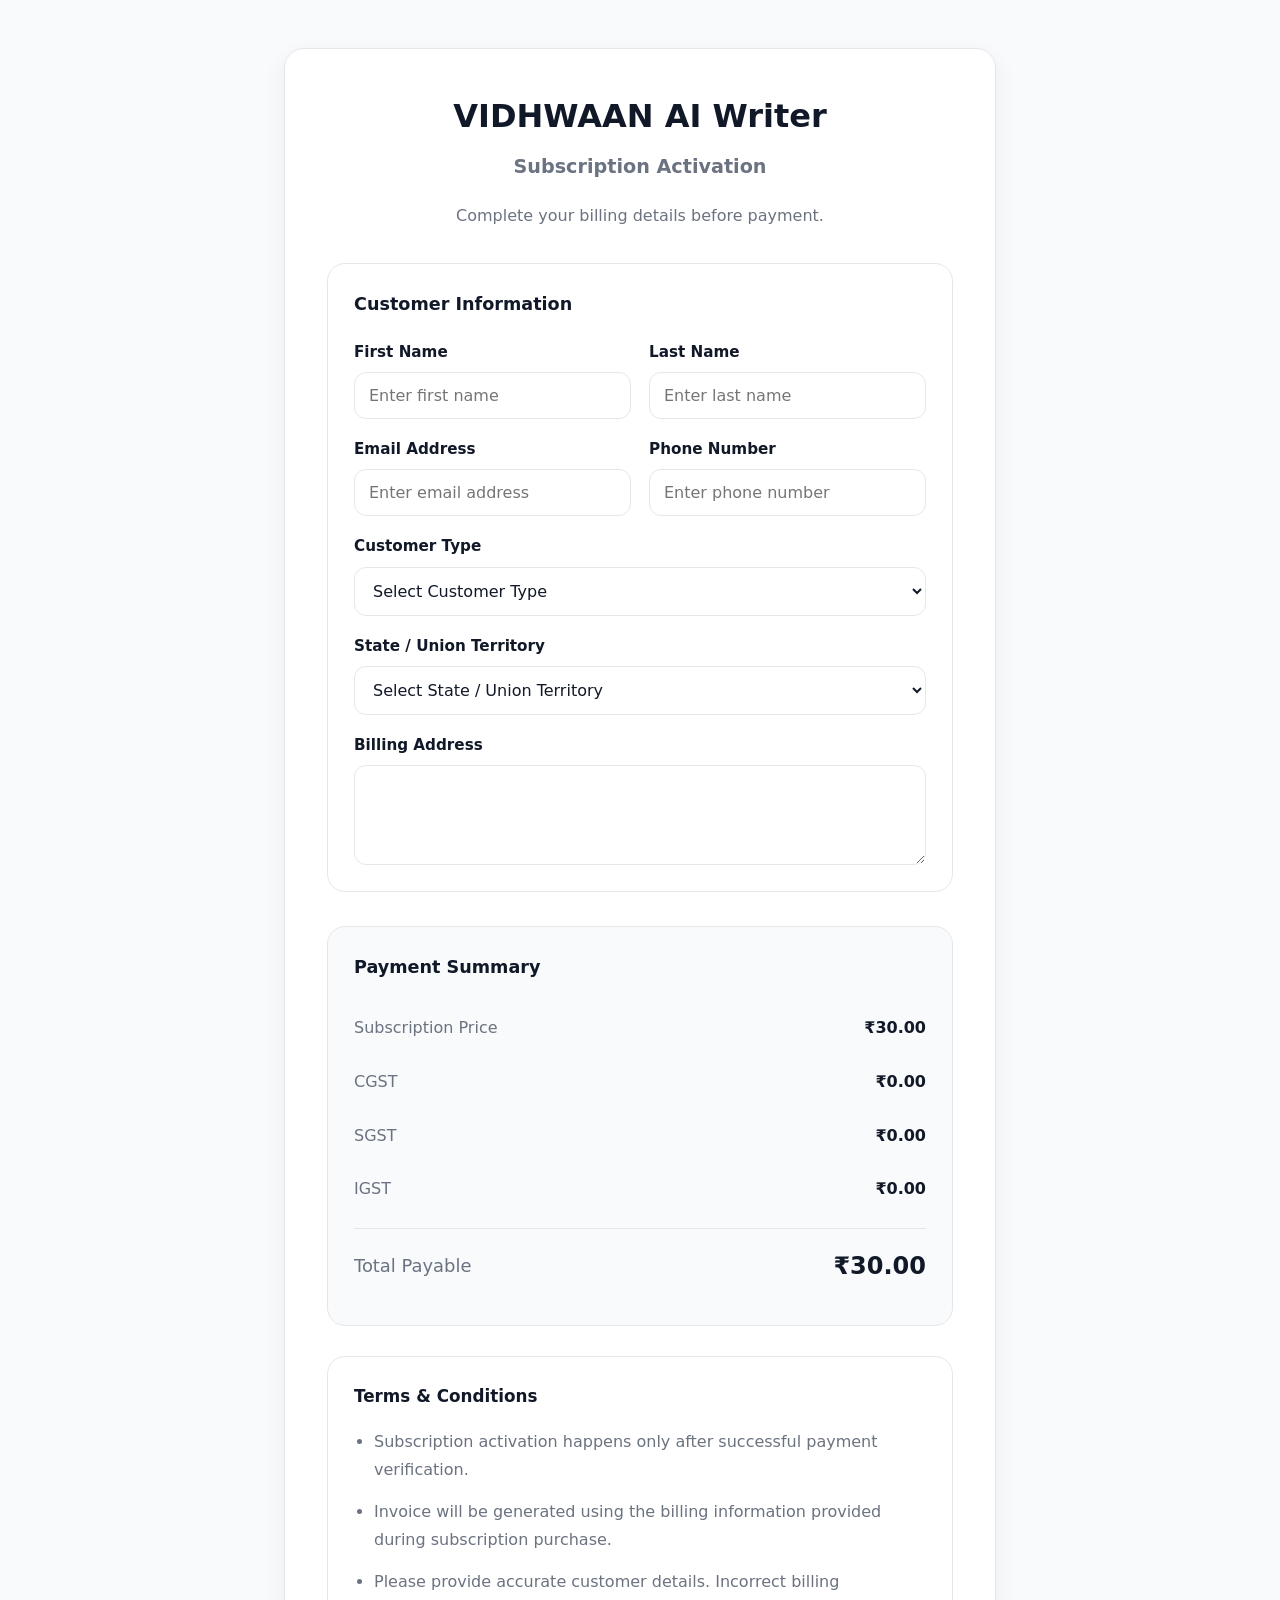
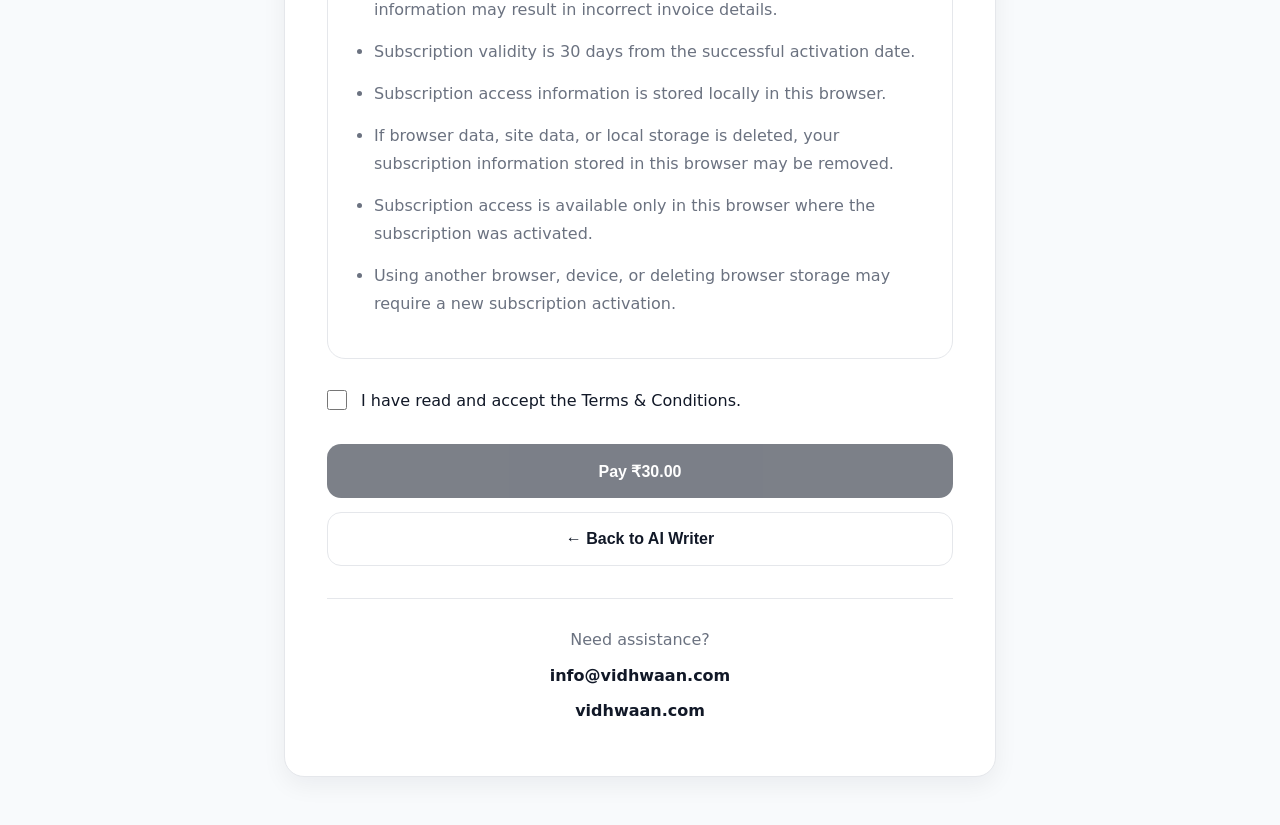
<file: payment/index.html>
<!DOCTYPE html>
<html lang="en">

<head>

<meta charset="UTF-8">

<meta
name="viewport"
content="width=device-width, initial-scale=1.0">

<title>
VIDHWAAN AI Writer - Subscription
</title>


<link
rel="stylesheet"
href="payment.css">


</head>


<body>


<main class="payment-container">


<section class="payment-card">



<h1>

VIDHWAAN AI Writer

</h1>



<h2>

Subscription Activation

</h2>



<p class="description">

Complete your billing details before payment.

</p>





<!-- =====================================================
     CUSTOMER INFORMATION
     ===================================================== -->


<div class="customer-box">


<h3>

Customer Information

</h3>



<div class="customer-grid">





<div class="customer-field">

<label for="firstName">

First Name

</label>


<input

id="firstName"

type="text"

placeholder="Enter first name"

autocomplete="given-name">

</div>





<div class="customer-field">

<label for="lastName">

Last Name

</label>


<input

id="lastName"

type="text"

placeholder="Enter last name"

autocomplete="family-name">

</div>





<div class="customer-field">

<label for="email">

Email Address

</label>


<input

id="email"

type="email"

placeholder="Enter email address"

autocomplete="email">

</div>





<div class="customer-field">

<label for="phone">

Phone Number

</label>


<input

id="phone"

type="tel"

placeholder="Enter phone number"

autocomplete="tel">

</div>







<div class="customer-field full">


<label for="customerType">

Customer Type

</label>



<select id="customerType">


<option value="">

Select Customer Type

</option>


<option value="individual">

Individual

</option>


<option value="company">

Company

</option>


</select>



</div>






<div

id="companySection"

class="customer-field full"

hidden>



<label for="companyName">

Company Name

</label>



<input

id="companyName"

type="text"

placeholder="Enter company name"

autocomplete="organization">





<label for="gstin">

GSTIN (Optional)

</label>



<input

id="gstin"

type="text"

placeholder="Enter GSTIN"

autocomplete="off">



</div>






<div class="customer-field full">


<label for="state">

State / Union Territory

</label>



<select id="state">


<option value="">

Select State / Union Territory

</option>


<option>
Andaman and Nicobar Islands
</option>


<option>
Andhra Pradesh
</option>


<option>
Arunachal Pradesh
</option>


<option>
Assam
</option>


<option>
Bihar
</option>


<option>
Chandigarh
</option>


<option>
Chhattisgarh
</option>


<option>
Dadra and Nagar Haveli and Daman and Diu
</option>


<option>
Delhi
</option>


<option>
Goa
</option>


<option>
Gujarat
</option>


<option>
Haryana
</option>


<option>
Himachal Pradesh
</option>


<option>
Jammu and Kashmir
</option>


<option>
Jharkhand
</option>


<option>
Karnataka
</option>


<option>
Kerala
</option>


<option>
Ladakh
</option>


<option>
Lakshadweep
</option>


<option>
Madhya Pradesh
</option>


<option>
Maharashtra
</option>


<option>
Manipur
</option>


<option>
Meghalaya
</option>


<option>
Mizoram
</option>


<option>
Nagaland
</option>


<option>
Odisha
</option>


<option>
Puducherry
</option>


<option>
Punjab
</option>


<option>
Rajasthan
</option>


<option>
Sikkim
</option>


<option>
Tamil Nadu
</option>


<option>
Telangana
</option>


<option>
Tripura
</option>


<option>
Uttar Pradesh
</option>


<option>
Uttarakhand
</option>


<option>
West Bengal
</option>


</select>


</div>

<!-- =====================================================
     BILLING ADDRESS
     ===================================================== -->


<div class="customer-field full">


<label for="address">

Billing Address

</label>



<textarea

id="address"

rows="3"

placeholder="Enter billing address"

autocomplete="street-address">

</textarea>



</div>



</div>


</div>








<!-- =====================================================
     PAYMENT SUMMARY
     ===================================================== -->


<div class="price-box">


<h3>

Payment Summary

</h3>




<div class="price-row">


<span>

Subscription Price

</span>


<strong id="baseAmount">

₹30.00

</strong>


</div>





<div class="price-row">


<span>

CGST

</span>


<strong id="cgstAmount">

₹0.00

</strong>


</div>





<div class="price-row">


<span>

SGST

</span>


<strong id="sgstAmount">

₹0.00

</strong>


</div>





<div class="price-row">


<span>

IGST

</span>


<strong id="igstAmount">

₹0.00

</strong>


</div>






<div class="price-row total">


<span>

Total Payable

</span>


<strong id="totalAmount">

₹30.00

</strong>


</div>


</div>









<!-- =====================================================
     TERMS
     ===================================================== -->


<div class="terms-box">


<h3>

Terms & Conditions

</h3>



<ul>


<li>

Subscription activation happens only after successful payment verification.

</li>



<li>

Invoice will be generated using the billing information provided during subscription purchase.

</li>



<li>

Please provide accurate customer details. Incorrect billing information may result in incorrect invoice details.

</li>



<li>

Subscription validity is 30 days from the successful activation date.

</li>



<li>

Subscription access information is stored locally in this browser.

</li>



<li>

If browser data, site data, or local storage is deleted, your subscription information stored in this browser may be removed.

</li>



<li>

Subscription access is available only in this browser where the subscription was activated.

</li>



<li>

Using another browser, device, or deleting browser storage may require a new subscription activation.

</li>


</ul>


</div>







<label class="accept-box">


<input

id="acceptTerms"

type="checkbox">



<span>

I have read and accept the Terms & Conditions.

</span>


</label>







<button

id="payButton"

disabled>


Pay ₹30.00


</button>







<button

id="backButton"

class="back-button"

type="button">


← Back to AI Writer


</button>








<div class="support">


<p>

Need assistance?

</p>



<p>

<a href="mailto:info@vidhwaan.com">

info@vidhwaan.com

</a>

</p>




<p>

<a

href="https://vidhwaan.com"

target="_blank"

rel="noopener">


vidhwaan.com


</a>

</p>



</div>







</section>


</main>







<script src="../config.js"></script>


<script src="https://checkout.razorpay.com/v1/checkout.js"></script>




<script

type="module"

src="payment.js">

</script>





</body>


</html>
</file>
<file: payment/payment.css>
/* ==========================================================================
   VIDHWAAN AI Writer
   Payment Page
   Version 3.0
   Global Production Design
   ========================================================================== */


/* ==========================================================================
   RESET
   ========================================================================== */


*,
*::before,
*::after{

    margin:0;
    padding:0;
    box-sizing:border-box;

}



html{

    font-size:16px;

    -webkit-text-size-adjust:100%;

    scroll-behavior:smooth;

}



body{

    min-height:100vh;

    background:#f8fafc;

    color:#111827;

    font-family:

        system-ui,

        -apple-system,

        BlinkMacSystemFont,

        "Segoe UI",

        Roboto,

        Arial,

        sans-serif;


    line-height:1.6;

    -webkit-font-smoothing:antialiased;

}





/* ==========================================================================
   DESIGN TOKENS
   ========================================================================== */


:root{


    --vw-bg:#f8fafc;


    --vw-surface:#ffffff;


    --vw-border:#e5e7eb;


    --vw-text:#111827;


    --vw-text-soft:#6b7280;


    --vw-primary:#111827;


    --vw-primary-hover:#1f2937;


    --vw-radius:20px;


    --vw-shadow:

    0 8px 24px rgba(15,23,42,.06);


}







/* ==========================================================================
   LAYOUT
   ========================================================================== */


.payment-container{


    width:min(100%,760px);


    margin:auto;


    padding:48px 24px;


}




.payment-card{


    background:var(--vw-surface);


    border:1px solid var(--vw-border);


    border-radius:var(--vw-radius);


    box-shadow:var(--vw-shadow);


    padding:42px;


}








/* ==========================================================================
   HEADER
   ========================================================================== */


h1{


    font-size:2rem;


    font-weight:700;


    text-align:center;


    color:var(--vw-text);


    margin-bottom:10px;


}



h2{


    font-size:1.2rem;


    font-weight:600;


    text-align:center;


    color:var(--vw-text-soft);


    margin-bottom:20px;


}




.description{


    text-align:center;


    color:var(--vw-text-soft);


    font-size:1rem;


    max-width:520px;


    margin:auto;


}







/* ==========================================================================
   CUSTOMER INFORMATION
   ========================================================================== */



.customer-box{


    margin-top:34px;


    margin-bottom:30px;


    background:#ffffff;


    border:1px solid var(--vw-border);


    border-radius:18px;


    padding:26px;


}




.customer-box h3{


    font-size:1.1rem;


    font-weight:700;


    margin-bottom:22px;


}





.customer-grid{


    display:grid;


    grid-template-columns:repeat(2,1fr);


    gap:18px;


}




.customer-field{

    display:flex;

    flex-direction:column;

    gap:8px;

}


.customer-field[hidden]{

    display:none;

}





.customer-field.full{


    grid-column:1/-1;


}





.customer-field label{


    font-size:.95rem;


    font-weight:600;


    color:var(--vw-text);


}





.customer-field input,
.customer-field select,
.customer-field textarea{


    width:100%;


    border:1px solid var(--vw-border);


    border-radius:12px;


    padding:13px 14px;


    font-size:16px;


    font-family:inherit;


    color:var(--vw-text);


    background:#ffffff;


    transition:


    border-color .18s ease,

    box-shadow .18s ease;


}





.customer-field textarea{


    resize:vertical;


    min-height:100px;


}





.customer-field input:focus,
.customer-field select:focus,
.customer-field textarea:focus{


    outline:none;


    border-color:#111827;


    box-shadow:


    0 0 0 4px rgba(17,24,39,.10);


}

/* ==========================================================================
   PAYMENT SUMMARY
   ========================================================================== */


.price-box{


    margin-top:34px;


    margin-bottom:30px;


    background:#f8fafc;


    border:1px solid var(--vw-border);


    border-radius:18px;


    padding:26px;


}





.price-box h3{


    font-size:1.1rem;


    font-weight:700;


    color:var(--vw-text);


    margin-bottom:20px;


}





.price-row{


    display:flex;


    align-items:center;


    justify-content:space-between;


    gap:20px;


    padding:14px 0;


    color:var(--vw-text-soft);


}





.price-row strong{


    color:var(--vw-text);


    font-weight:700;


}





.price-row.total{


    margin-top:12px;


    padding-top:18px;


    border-top:1px solid var(--vw-border);


    font-size:1.12rem;


}





.price-row.total strong{


    font-size:1.5rem;


}








/* ==========================================================================
   TERMS
   ========================================================================== */


.terms-box{


    background:#ffffff;


    border:1px solid var(--vw-border);


    border-radius:18px;


    padding:26px;


    margin-bottom:28px;


}





.terms-box h3{


    font-size:1.05rem;


    font-weight:700;


    margin-bottom:18px;


}





.terms-box ul{


    padding-left:20px;


}





.terms-box li{


    margin-bottom:14px;


    color:var(--vw-text-soft);


    line-height:1.75;


}








/* ==========================================================================
   ACCEPT CHECKBOX
   ========================================================================== */


.accept-box{


    display:flex;


    align-items:flex-start;


    gap:14px;


    margin-bottom:30px;


    cursor:pointer;


}





.accept-box input{


    width:20px;


    height:20px;


    margin-top:3px;


    accent-color:#111827;


}





.accept-box span{


    color:var(--vw-text);


    line-height:1.7;


}








/* ==========================================================================
   BUTTONS
   ========================================================================== */


button{


    width:100%;


    min-height:54px;


    border:none;


    border-radius:14px;


    font-size:16px;


    font-weight:600;


    cursor:pointer;


    transition:


    background .18s ease,

    transform .18s ease;


}





button:hover{


    transform:translateY(-1px);


}





button:active{


    transform:scale(.98);


}





#payButton{


    background:var(--vw-primary);


    color:#ffffff;


}





#payButton:hover{


    background:var(--vw-primary-hover);


}





#payButton:disabled{


    opacity:.55;


    cursor:not-allowed;


    transform:none;


}





.back-button{


    margin-top:14px;


    background:#ffffff;


    color:var(--vw-text);


    border:1px solid var(--vw-border);


}





.back-button:hover{


    background:#f8fafc;


}








/* ==========================================================================
   SUPPORT
   ========================================================================== */


.support{


    margin-top:32px;


    padding-top:28px;


    border-top:1px solid var(--vw-border);


    text-align:center;


}





.support p{


    margin-bottom:10px;


    color:var(--vw-text-soft);


}





.support a{


    color:var(--vw-text);


    text-decoration:none;


    font-weight:600;


}





.support a:hover{


    text-decoration:underline;


}








/* ==========================================================================
   ACCESSIBILITY
   ========================================================================== */


button:focus-visible,
input:focus-visible,
select:focus-visible,
textarea:focus-visible,
a:focus-visible{


    outline:none;


    box-shadow:


    0 0 0 4px rgba(17,24,39,.12);


}





::selection{


    background:#dbeafe;


    color:#111827;


}








/* ==========================================================================
   MOBILE
   ========================================================================== */


@media(max-width:768px){


    .payment-container{


        padding:16px;


    }




    .payment-card{


        padding:24px;


        border-radius:18px;


    }





    h1{


        font-size:1.75rem;


    }





    h2{


        font-size:1.05rem;


    }





    .customer-grid{


        grid-template-columns:1fr;


    }





    .customer-box,
    .price-box,
    .terms-box{


        padding:20px;


    }





    .price-row{


        padding:12px 0;


        gap:12px;


    }





    .price-row.total strong{


        font-size:1.3rem;


    }





}








/* ==========================================================================
   SMALL MOBILE
   ========================================================================== */


@media(max-width:480px){


    .payment-container{


        padding:12px;


    }





    .payment-card{


        padding:20px;


    }





    h1{


        font-size:1.55rem;


    }





    .price-row{


        font-size:.95rem;


    }





    .price-row.total strong{


        font-size:1.2rem;


    }


}








/* ==========================================================================
   PRINT
   ========================================================================== */


@media print{


    body{


        background:#ffffff;


    }





    .payment-container{


        max-width:100%;


        padding:0;


    }





    .payment-card{


        box-shadow:none;


        border:1px solid #cccccc;


    }





    button{


        display:none;


    }


}
</file>
